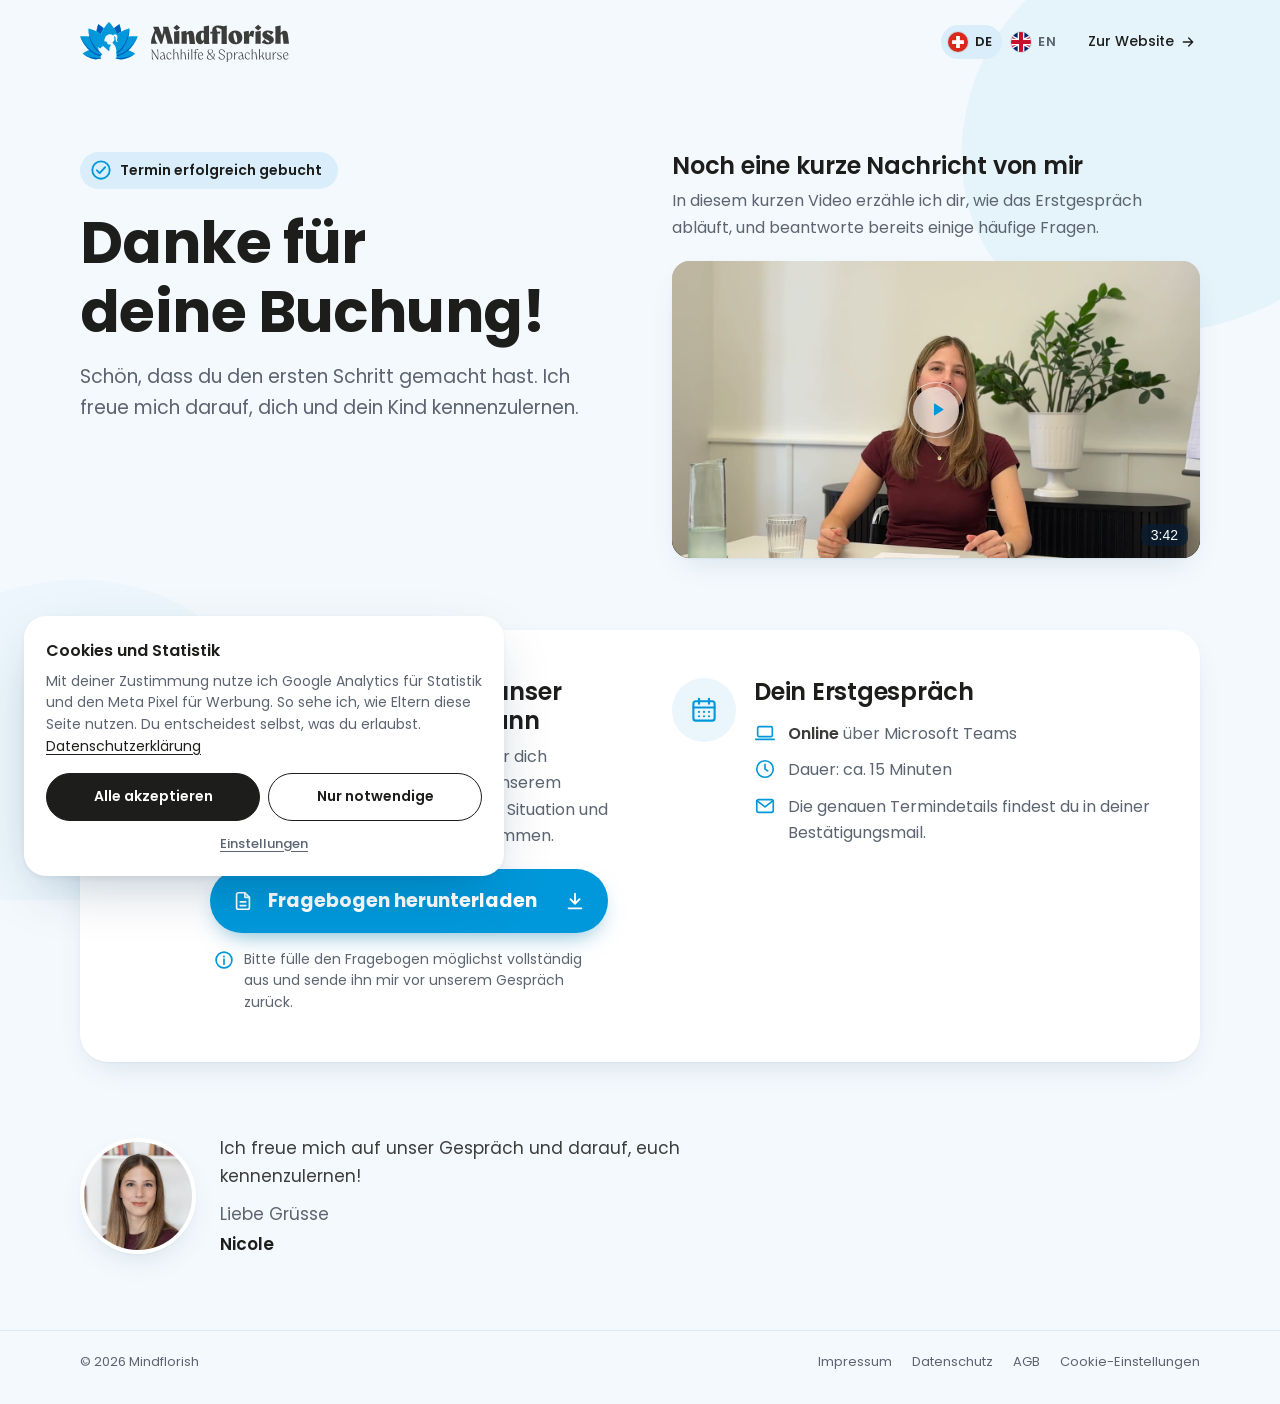
<file: index.html>
<!doctype html>
<html lang="de-CH">
<head>
<meta charset="utf-8">
<meta name="viewport" content="width=device-width, initial-scale=1">
<meta name="robots" content="noindex, nofollow">
<title>Danke für deine Buchung | Mindflorish</title>
<meta name="description" content="Dein Erstgespräch bei Mindflorish ist gebucht.">
<meta property="og:type" content="website">
<meta property="og:site_name" content="Mindflorish">
<meta property="og:locale" content="de_CH">
<meta property="og:url" content="https://booking.mindflorish.ch/">
<meta property="og:title" content="Danke für deine Buchung | Mindflorish">
<meta property="og:description" content="Dein Erstgespräch bei Mindflorish ist gebucht. Hier findest du Nicoles Video und den Fragebogen zur Vorbereitung.">
<meta property="og:image" content="https://booking.mindflorish.ch/assets/og-image.jpg">
<meta property="og:image:width" content="1200">
<meta property="og:image:height" content="630">
<meta property="og:image:alt" content="Nicole von Mindflorish mit dem Text «Danke für deine Buchung!»">
<meta name="twitter:card" content="summary_large_image">
<link rel="canonical" href="https://booking.mindflorish.ch/">
<link rel="alternate" hreflang="de-CH" href="https://booking.mindflorish.ch/">
<link rel="alternate" hreflang="en" href="https://booking.mindflorish.ch/en/">
<link rel="icon" href="/assets/mindflorish-logo.svg">
<link rel="preload" href="/assets/fonts/poppins-400-latin.woff2" as="font" type="font/woff2" crossorigin>
<link rel="preload" href="/assets/fonts/poppins-700-latin.woff2" as="font" type="font/woff2" crossorigin>
<link rel="stylesheet" href="/assets/site.css?v=7">
</head>
<body>

<div class="bg-shapes" aria-hidden="true">
  <svg class="blob-a" viewBox="0 0 400 400"><path fill="#d9eefa" d="M318 63c43 38 62 106 44 163-19 57-75 103-138 117-62 14-131-4-165-48-35-44-35-114-5-167 30-52 90-87 150-94 42-5 78 3 114 29Z"/></svg>
  <svg class="blob-b" viewBox="0 0 400 400"><path fill="#e3f1fb" d="M300 80c50 40 70 110 40 170s-110 100-180 90S40 280 40 210 80 70 150 50c55-16 110-5 150 30Z"/></svg>
</div>

<header class="site-header">
  <div class="wrap">
    <a class="logo" href="https://mindflorish.ch" aria-label="Mindflorish Startseite">
      <img src="/assets/mindflorish-logo.svg" alt="Mindflorish" width="209" height="40">
    </a>
    <div class="header-right">
      <nav class="lang" aria-label="Sprache">
        <a href="/" hreflang="de" lang="de" aria-current="page"><span class="flag" aria-hidden="true"><svg viewBox="0 0 32 32"><rect width="32" height="32" fill="#da291c"/><path fill="#fff" d="M13 6.5h6v6.5h6.5v6H19v6.5h-6V19H6.5v-6H13z"/></svg></span>DE</a>
        <a href="/en/" hreflang="en" lang="en"><span class="flag" aria-hidden="true"><svg viewBox="15 0 30 30"><path d="M0 0h60v30H0z" fill="#012169"/><path d="M0 0l60 30M60 0L0 30" stroke="#fff" stroke-width="6"/><path d="M0 0l30 15M60 0L30 15M30 15l30 15M30 15L0 30" stroke="#c8102e" stroke-width="2"/><path d="M30 0v30M0 15h60" stroke="#fff" stroke-width="10"/><path d="M30 0v30M0 15h60" stroke="#c8102e" stroke-width="6"/></svg></span>EN</a>
      </nav>
      <a class="back-link" href="https://mindflorish.ch">
        <span>Zur Website</span>
        <svg viewBox="0 0 24 24" fill="none" stroke="currentColor" stroke-width="2" stroke-linecap="round" stroke-linejoin="round" aria-hidden="true"><path d="M5 12h14M13 6l6 6-6 6"/></svg>
      </a>
    </div>
  </div>
</header>

<main>
  <div class="wrap grid">
  <section class="hero">
      <span class="badge reveal d1">
        <svg viewBox="0 0 24 24" fill="none" stroke="currentColor" stroke-width="2" stroke-linecap="round" stroke-linejoin="round" aria-hidden="true">
          <circle cx="12" cy="12" r="9.5"/><path class="check" d="M7.5 12.3l3 3 6-6.3"/>
        </svg>
        Termin erfolgreich gebucht
      </span>
      <h1 class="reveal d2">Danke für deine Buchung!</h1>
      <p class="lead reveal d3">Schön, dass du den ersten Schritt gemacht hast. Ich freue mich darauf, dich und dein Kind kennenzulernen.</p>
  </section>

    <section class="card video-card reveal d4" aria-labelledby="t-video">
      <h2 id="t-video">Noch eine kurze Nachricht von mir</h2>
      <p>In diesem kurzen Video erzähle ich dir, wie das Erstgespräch abläuft, und beantworte bereits einige häufige Fragen.</p>
      <div class="video" id="video">
        <video preload="none" playsinline controls poster="/assets/video-poster.jpg" aria-label="Video: Nachricht von Nicole zum Erstgespräch">
          <source src="/assets/dankesvideo-de.mp4?v=2" type="video/mp4">
        </video>
        <button class="poster" type="button" aria-label="Video abspielen, Dauer 3 Minuten 42 Sekunden">
          <img src="/assets/video-poster.jpg" alt="" width="1280" height="720">
          <span class="play" aria-hidden="true">
            <svg viewBox="0 0 24 24" fill="currentColor"><path d="M7 4.8v14.4a1 1 0 0 0 1.5.86l11.5-7.2a1 1 0 0 0 0-1.72L8.5 3.94A1 1 0 0 0 7 4.8Z"/></svg>
          </span>
          <span class="duration" aria-hidden="true">3:42</span>
        </button>
      </div>
    </section>

    <div class="panel reveal d5">
    <section class="card form-card" aria-labelledby="t-form">
      <div class="body">
        <div class="card-head">
          <span class="icon-circle" aria-hidden="true">
            <svg viewBox="0 0 24 24" fill="none" stroke="currentColor" stroke-width="1.7" stroke-linecap="round" stroke-linejoin="round"><path d="M14 3H7a2 2 0 0 0-2 2v14a2 2 0 0 0 2 2h10a2 2 0 0 0 2-2V8Z"/><path d="M14 3v5h5M9 13h6M9 17h6M9 9h2"/></svg>
          </span>
          <div>
            <h2 id="t-form">Damit ich mich gut auf unser Gespräch vorbereiten kann</h2>
            <p>Ich habe einen kurzen Fragebogen für dich vorbereitet. So kann ich bereits vor unserem Gespräch ein besseres Bild von eurer Situation und den Bedürfnissen deines Kindes bekommen.</p>
          </div>
        </div>
        <svg class="arrow" viewBox="0 0 60 110" fill="none" stroke="currentColor" stroke-width="2.4" stroke-linecap="round" stroke-linejoin="round" aria-hidden="true">
          <path d="M12 4C4 38 10 74 48 98"/><path d="M34 99l14-1-4-13"/>
        </svg>
        <a class="btn" href="/assets/Mindflorish_Fragebogen_Erstgespraech.pdf" download>
          <svg viewBox="0 0 24 24" fill="none" stroke="currentColor" stroke-width="1.8" stroke-linecap="round" stroke-linejoin="round" aria-hidden="true"><path d="M14 3H7a2 2 0 0 0-2 2v14a2 2 0 0 0 2 2h10a2 2 0 0 0 2-2V8Z"/><path d="M14 3v5h5M9 13h6M9 17h6"/></svg>
          <span>Fragebogen herunterladen</span>
          <svg class="dl" viewBox="0 0 24 24" fill="none" stroke="currentColor" stroke-width="2" stroke-linecap="round" stroke-linejoin="round" aria-hidden="true"><path d="M12 4v11M7 10l5 5 5-5M5 20h14"/></svg>
        </a>
        <p class="note">
          <svg viewBox="0 0 24 24" fill="none" stroke="currentColor" stroke-width="2" stroke-linecap="round" aria-hidden="true"><circle cx="12" cy="12" r="9.5"/><path d="M12 11v6M12 7.5v.5"/></svg>
          <span>Bitte fülle den Fragebogen möglichst vollständig aus und sende ihn mir vor unserem Gespräch zurück.</span>
        </p>
      </div>
    </section>

    <section class="card" aria-labelledby="t-meet">
      <div class="card-head">
        <span class="icon-circle" aria-hidden="true">
          <svg viewBox="0 0 24 24" fill="none" stroke="currentColor" stroke-width="1.7" stroke-linecap="round" stroke-linejoin="round"><rect x="3.5" y="5" width="17" height="15.5" rx="2"/><path d="M3.5 10h17M8 3v4M16 3v4M8 13.5h.01M12 13.5h.01M16 13.5h.01M8 17h.01M12 17h.01M16 17h.01"/></svg>
        </span>
        <div>
          <h2 id="t-meet">Dein Erstgespräch</h2>
          <ul class="facts">
            <li>
              <svg viewBox="0 0 24 24" fill="none" stroke="currentColor" stroke-width="1.8" stroke-linecap="round" stroke-linejoin="round" aria-hidden="true"><rect x="4" y="5" width="16" height="11" rx="1.5"/><path d="M2 19h20"/></svg>
              <span><strong>Online</strong> über Microsoft Teams</span>
            </li>
            <li>
              <svg viewBox="0 0 24 24" fill="none" stroke="currentColor" stroke-width="1.8" stroke-linecap="round" stroke-linejoin="round" aria-hidden="true"><circle cx="12" cy="12" r="9"/><path d="M12 7v5l3 2"/></svg>
              <span>Dauer: ca. 15 Minuten</span>
            </li>
            <li>
              <svg viewBox="0 0 24 24" fill="none" stroke="currentColor" stroke-width="1.8" stroke-linecap="round" stroke-linejoin="round" aria-hidden="true"><rect x="3" y="5" width="18" height="14" rx="2"/><path d="M3.5 6.5l8.5 6.5 8.5-6.5"/></svg>
              <span>Die genauen Termindetails findest du in deiner Bestätigungsmail.</span>
            </li>
          </ul>
        </div>
      </div>
    </section>
    </div>
  </div>

  <section class="signoff" aria-label="Gruss von Nicole">
    <div class="wrap">
      <div class="inner">
        <img class="portrait" src="/assets/nicole-portrait.jpg" alt="Nicole Eichenberger" width="320" height="320" loading="lazy">
        <div>
          <p>Ich freue mich auf unser Gespräch und darauf, euch kennenzulernen!</p>
          <p class="greet">Liebe Grüsse</p>
          <p class="signature">Nicole</p>
        </div>
      </div>
    </div>
  </section>
</main>

<footer class="site-footer">
  <div class="wrap">
    <span>© 2026 Mindflorish</span>
    <nav class="legal" aria-label="Rechtliches">
      <a href="https://mindflorish.ch/impressum/" target="_blank" rel="noopener">Impressum</a>
      <a href="https://mindflorish.ch/datenschutzerklaerung/" target="_blank" rel="noopener">Datenschutz</a>
      <a href="https://mindflorish.ch/agb/" target="_blank" rel="noopener">AGB</a>
      <button type="button" class="cc-reopen" data-cc-open>Cookie-Einstellungen</button>
    </nav>
  </div>
</footer>

<script src="/assets/site.js?v=7"></script>
</body>
</html>
</file>
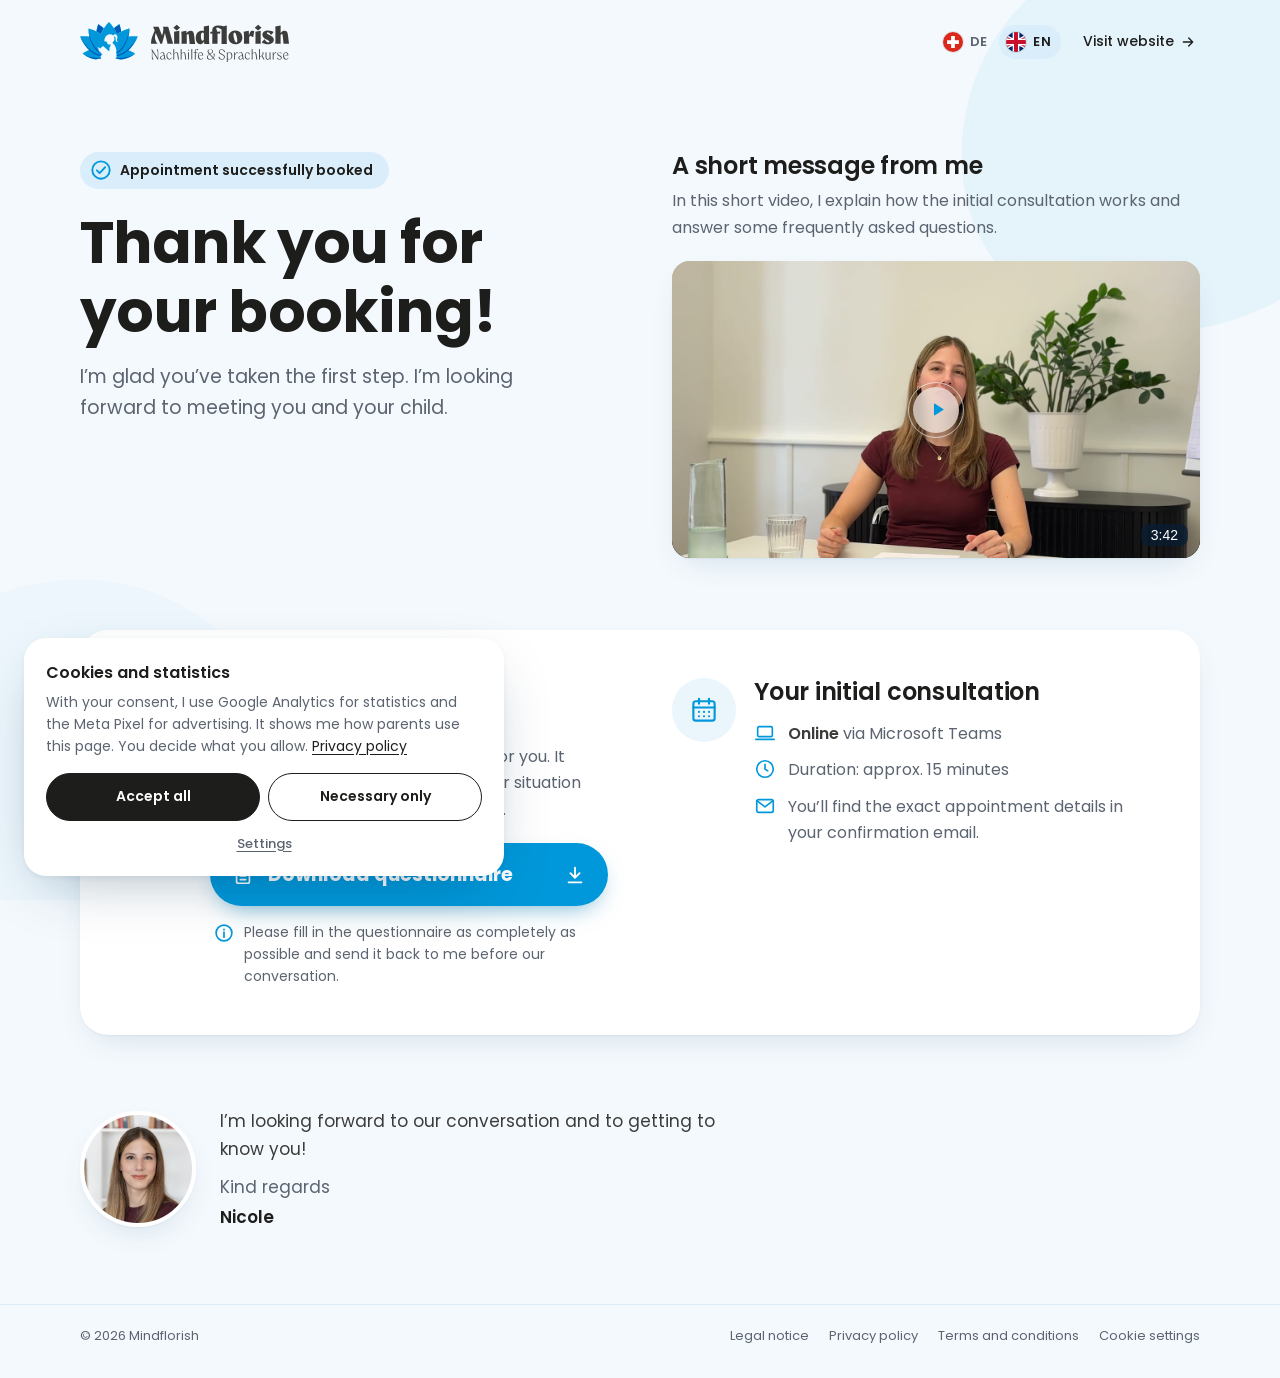
<file: en/index.html>
<!doctype html>
<html lang="en">
<head>
<meta charset="utf-8">
<meta name="viewport" content="width=device-width, initial-scale=1">
<meta name="robots" content="noindex, nofollow">
<title>Thank you for your booking | Mindflorish</title>
<meta name="description" content="Your initial consultation with Mindflorish is booked.">
<meta property="og:type" content="website">
<meta property="og:site_name" content="Mindflorish">
<meta property="og:locale" content="en_GB">
<meta property="og:url" content="https://booking.mindflorish.ch/en/">
<meta property="og:title" content="Thank you for your booking | Mindflorish">
<meta property="og:description" content="Your initial consultation with Mindflorish is booked. Here you will find Nicole's video and the questionnaire to prepare.">
<meta property="og:image" content="https://booking.mindflorish.ch/assets/og-image-en.jpg">
<meta property="og:image:width" content="1200">
<meta property="og:image:height" content="630">
<meta property="og:image:alt" content="Nicole from Mindflorish with the text “Thank you for your booking!”">
<meta name="twitter:card" content="summary_large_image">
<link rel="canonical" href="https://booking.mindflorish.ch/en/">
<link rel="alternate" hreflang="de-CH" href="https://booking.mindflorish.ch/">
<link rel="alternate" hreflang="en" href="https://booking.mindflorish.ch/en/">
<link rel="icon" href="/assets/mindflorish-logo.svg">
<link rel="preload" href="/assets/fonts/poppins-400-latin.woff2" as="font" type="font/woff2" crossorigin>
<link rel="preload" href="/assets/fonts/poppins-700-latin.woff2" as="font" type="font/woff2" crossorigin>
<link rel="stylesheet" href="/assets/site.css?v=7">
</head>
<body>

<div class="bg-shapes" aria-hidden="true">
  <svg class="blob-a" viewBox="0 0 400 400"><path fill="#d9eefa" d="M318 63c43 38 62 106 44 163-19 57-75 103-138 117-62 14-131-4-165-48-35-44-35-114-5-167 30-52 90-87 150-94 42-5 78 3 114 29Z"/></svg>
  <svg class="blob-b" viewBox="0 0 400 400"><path fill="#e3f1fb" d="M300 80c50 40 70 110 40 170s-110 100-180 90S40 280 40 210 80 70 150 50c55-16 110-5 150 30Z"/></svg>
</div>

<header class="site-header">
  <div class="wrap">
    <a class="logo" href="https://mindflorish.ch" aria-label="Mindflorish home page">
      <img src="/assets/mindflorish-logo.svg" alt="Mindflorish" width="209" height="40">
    </a>
    <div class="header-right">
      <nav class="lang" aria-label="Language">
        <a href="/" hreflang="de" lang="de"><span class="flag" aria-hidden="true"><svg viewBox="0 0 32 32"><rect width="32" height="32" fill="#da291c"/><path fill="#fff" d="M13 6.5h6v6.5h6.5v6H19v6.5h-6V19H6.5v-6H13z"/></svg></span>DE</a>
        <a href="/en/" hreflang="en" lang="en" aria-current="page"><span class="flag" aria-hidden="true"><svg viewBox="15 0 30 30"><path d="M0 0h60v30H0z" fill="#012169"/><path d="M0 0l60 30M60 0L0 30" stroke="#fff" stroke-width="6"/><path d="M0 0l30 15M60 0L30 15M30 15l30 15M30 15L0 30" stroke="#c8102e" stroke-width="2"/><path d="M30 0v30M0 15h60" stroke="#fff" stroke-width="10"/><path d="M30 0v30M0 15h60" stroke="#c8102e" stroke-width="6"/></svg></span>EN</a>
      </nav>
      <a class="back-link" href="https://mindflorish.ch">
        <span>Visit website</span>
        <svg viewBox="0 0 24 24" fill="none" stroke="currentColor" stroke-width="2" stroke-linecap="round" stroke-linejoin="round" aria-hidden="true"><path d="M5 12h14M13 6l6 6-6 6"/></svg>
      </a>
    </div>
  </div>
</header>

<main>
  <div class="wrap grid">
  <section class="hero">
      <span class="badge reveal d1">
        <svg viewBox="0 0 24 24" fill="none" stroke="currentColor" stroke-width="2" stroke-linecap="round" stroke-linejoin="round" aria-hidden="true">
          <circle cx="12" cy="12" r="9.5"/><path class="check" d="M7.5 12.3l3 3 6-6.3"/>
        </svg>
        Appointment successfully booked
      </span>
      <h1 class="reveal d2">Thank you for your booking!</h1>
      <p class="lead reveal d3">I’m glad you’ve taken the first step. I’m looking forward to meeting you and your child.</p>
  </section>

    <section class="card video-card reveal d4" aria-labelledby="t-video">
      <h2 id="t-video">A short message from me</h2>
      <p>In this short video, I explain how the initial consultation works and answer some frequently asked questions.</p>
      <div class="video" id="video">
        <video preload="none" playsinline controls poster="/assets/video-poster.jpg" aria-label="Video: message from Nicole about the initial consultation">
          <source src="/assets/dankesvideo-en.mp4?v=2" type="video/mp4">
        </video>
        <button class="poster" type="button" aria-label="Play video, duration 3 minutes 42 seconds">
          <img src="/assets/video-poster.jpg" alt="" width="1280" height="720">
          <span class="play" aria-hidden="true">
            <svg viewBox="0 0 24 24" fill="currentColor"><path d="M7 4.8v14.4a1 1 0 0 0 1.5.86l11.5-7.2a1 1 0 0 0 0-1.72L8.5 3.94A1 1 0 0 0 7 4.8Z"/></svg>
          </span>
          <span class="duration" aria-hidden="true">3:42</span>
        </button>
      </div>
    </section>

    <div class="panel reveal d5">
    <section class="card form-card" aria-labelledby="t-form">
      <div class="body">
        <div class="card-head">
          <span class="icon-circle" aria-hidden="true">
            <svg viewBox="0 0 24 24" fill="none" stroke="currentColor" stroke-width="1.7" stroke-linecap="round" stroke-linejoin="round"><path d="M14 3H7a2 2 0 0 0-2 2v14a2 2 0 0 0 2 2h10a2 2 0 0 0 2-2V8Z"/><path d="M14 3v5h5M9 13h6M9 17h6M9 9h2"/></svg>
          </span>
          <div>
            <h2 id="t-form">So I can prepare well for our conversation</h2>
            <p>I’ve prepared a short questionnaire for you. It helps me get a clearer picture of your situation and your child’s needs before we talk.</p>
          </div>
        </div>
        <svg class="arrow" viewBox="0 0 60 110" fill="none" stroke="currentColor" stroke-width="2.4" stroke-linecap="round" stroke-linejoin="round" aria-hidden="true">
          <path d="M12 4C4 38 10 74 48 98"/><path d="M34 99l14-1-4-13"/>
        </svg>
        <a class="btn" href="/assets/Mindflorish_Questionnaire_Initial_Consultation.pdf" download>
          <svg viewBox="0 0 24 24" fill="none" stroke="currentColor" stroke-width="1.8" stroke-linecap="round" stroke-linejoin="round" aria-hidden="true"><path d="M14 3H7a2 2 0 0 0-2 2v14a2 2 0 0 0 2 2h10a2 2 0 0 0 2-2V8Z"/><path d="M14 3v5h5M9 13h6M9 17h6"/></svg>
          <span>Download questionnaire</span>
          <svg class="dl" viewBox="0 0 24 24" fill="none" stroke="currentColor" stroke-width="2" stroke-linecap="round" stroke-linejoin="round" aria-hidden="true"><path d="M12 4v11M7 10l5 5 5-5M5 20h14"/></svg>
        </a>
        <p class="note">
          <svg viewBox="0 0 24 24" fill="none" stroke="currentColor" stroke-width="2" stroke-linecap="round" aria-hidden="true"><circle cx="12" cy="12" r="9.5"/><path d="M12 11v6M12 7.5v.5"/></svg>
          <span>Please fill in the questionnaire as completely as possible and send it back to me before our conversation.</span>
        </p>
      </div>
    </section>

    <section class="card" aria-labelledby="t-meet">
      <div class="card-head">
        <span class="icon-circle" aria-hidden="true">
          <svg viewBox="0 0 24 24" fill="none" stroke="currentColor" stroke-width="1.7" stroke-linecap="round" stroke-linejoin="round"><rect x="3.5" y="5" width="17" height="15.5" rx="2"/><path d="M3.5 10h17M8 3v4M16 3v4M8 13.5h.01M12 13.5h.01M16 13.5h.01M8 17h.01M12 17h.01M16 17h.01"/></svg>
        </span>
        <div>
          <h2 id="t-meet">Your initial consultation</h2>
          <ul class="facts">
            <li>
              <svg viewBox="0 0 24 24" fill="none" stroke="currentColor" stroke-width="1.8" stroke-linecap="round" stroke-linejoin="round" aria-hidden="true"><rect x="4" y="5" width="16" height="11" rx="1.5"/><path d="M2 19h20"/></svg>
              <span><strong>Online</strong> via Microsoft Teams</span>
            </li>
            <li>
              <svg viewBox="0 0 24 24" fill="none" stroke="currentColor" stroke-width="1.8" stroke-linecap="round" stroke-linejoin="round" aria-hidden="true"><circle cx="12" cy="12" r="9"/><path d="M12 7v5l3 2"/></svg>
              <span>Duration: approx. 15 minutes</span>
            </li>
            <li>
              <svg viewBox="0 0 24 24" fill="none" stroke="currentColor" stroke-width="1.8" stroke-linecap="round" stroke-linejoin="round" aria-hidden="true"><rect x="3" y="5" width="18" height="14" rx="2"/><path d="M3.5 6.5l8.5 6.5 8.5-6.5"/></svg>
              <span>You’ll find the exact appointment details in your confirmation email.</span>
            </li>
          </ul>
        </div>
      </div>
    </section>
    </div>
  </div>

  <section class="signoff" aria-label="Greeting from Nicole">
    <div class="wrap">
      <div class="inner">
        <img class="portrait" src="/assets/nicole-portrait.jpg" alt="Nicole Eichenberger" width="320" height="320" loading="lazy">
        <div>
          <p>I’m looking forward to our conversation and to getting to know you!</p>
          <p class="greet">Kind regards</p>
          <p class="signature">Nicole</p>
        </div>
      </div>
    </div>
  </section>
</main>

<footer class="site-footer">
  <div class="wrap">
    <span>© 2026 Mindflorish</span>
    <nav class="legal" aria-label="Legal">
      <a href="https://mindflorish.ch/impressum/" target="_blank" rel="noopener">Legal notice</a>
      <a href="https://mindflorish.ch/datenschutzerklaerung/" target="_blank" rel="noopener">Privacy policy</a>
      <a href="https://mindflorish.ch/agb/" target="_blank" rel="noopener">Terms and conditions</a>
      <button type="button" class="cc-reopen" data-cc-open>Cookie settings</button>
    </nav>
  </div>
</footer>

<script src="/assets/site.js?v=7"></script>
</body>
</html>
</file>
<file: assets/site.css>
/* Poppins (SIL Open Font License), selbst gehostet statt Google Fonts */
@font-face {
  font-family: 'Poppins'; font-style: normal; font-weight: 400; font-display: swap;
  src: url('/assets/fonts/poppins-400-latin-ext.woff2') format('woff2');
  unicode-range: U+0100-02BA, U+02BD-02C5, U+02C7-02CC, U+02CE-02D7, U+02DD-02FF, U+0304, U+0308, U+0329, U+1D00-1DBF, U+1E00-1E9F, U+1EF2-1EFF, U+2020, U+20A0-20AB, U+20AD-20C0, U+2113, U+2C60-2C7F, U+A720-A7FF;
}
@font-face {
  font-family: 'Poppins'; font-style: normal; font-weight: 400; font-display: swap;
  src: url('/assets/fonts/poppins-400-latin.woff2') format('woff2');
  unicode-range: U+0000-00FF, U+0131, U+0152-0153, U+02BB-02BC, U+02C6, U+02DA, U+02DC, U+0304, U+0308, U+0329, U+2000-206F, U+20AC, U+2122, U+2191, U+2193, U+2212, U+2215, U+FEFF, U+FFFD;
}
@font-face {
  font-family: 'Poppins'; font-style: normal; font-weight: 500; font-display: swap;
  src: url('/assets/fonts/poppins-500-latin-ext.woff2') format('woff2');
  unicode-range: U+0100-02BA, U+02BD-02C5, U+02C7-02CC, U+02CE-02D7, U+02DD-02FF, U+0304, U+0308, U+0329, U+1D00-1DBF, U+1E00-1E9F, U+1EF2-1EFF, U+2020, U+20A0-20AB, U+20AD-20C0, U+2113, U+2C60-2C7F, U+A720-A7FF;
}
@font-face {
  font-family: 'Poppins'; font-style: normal; font-weight: 500; font-display: swap;
  src: url('/assets/fonts/poppins-500-latin.woff2') format('woff2');
  unicode-range: U+0000-00FF, U+0131, U+0152-0153, U+02BB-02BC, U+02C6, U+02DA, U+02DC, U+0304, U+0308, U+0329, U+2000-206F, U+20AC, U+2122, U+2191, U+2193, U+2212, U+2215, U+FEFF, U+FFFD;
}
@font-face {
  font-family: 'Poppins'; font-style: normal; font-weight: 600; font-display: swap;
  src: url('/assets/fonts/poppins-600-latin-ext.woff2') format('woff2');
  unicode-range: U+0100-02BA, U+02BD-02C5, U+02C7-02CC, U+02CE-02D7, U+02DD-02FF, U+0304, U+0308, U+0329, U+1D00-1DBF, U+1E00-1E9F, U+1EF2-1EFF, U+2020, U+20A0-20AB, U+20AD-20C0, U+2113, U+2C60-2C7F, U+A720-A7FF;
}
@font-face {
  font-family: 'Poppins'; font-style: normal; font-weight: 600; font-display: swap;
  src: url('/assets/fonts/poppins-600-latin.woff2') format('woff2');
  unicode-range: U+0000-00FF, U+0131, U+0152-0153, U+02BB-02BC, U+02C6, U+02DA, U+02DC, U+0304, U+0308, U+0329, U+2000-206F, U+20AC, U+2122, U+2191, U+2193, U+2212, U+2215, U+FEFF, U+FFFD;
}
@font-face {
  font-family: 'Poppins'; font-style: normal; font-weight: 700; font-display: swap;
  src: url('/assets/fonts/poppins-700-latin-ext.woff2') format('woff2');
  unicode-range: U+0100-02BA, U+02BD-02C5, U+02C7-02CC, U+02CE-02D7, U+02DD-02FF, U+0304, U+0308, U+0329, U+1D00-1DBF, U+1E00-1E9F, U+1EF2-1EFF, U+2020, U+20A0-20AB, U+20AD-20C0, U+2113, U+2C60-2C7F, U+A720-A7FF;
}
@font-face {
  font-family: 'Poppins'; font-style: normal; font-weight: 700; font-display: swap;
  src: url('/assets/fonts/poppins-700-latin.woff2') format('woff2');
  unicode-range: U+0000-00FF, U+0131, U+0152-0153, U+02BB-02BC, U+02C6, U+02DA, U+02DC, U+0304, U+0308, U+0329, U+2000-206F, U+20AC, U+2122, U+2191, U+2193, U+2212, U+2215, U+FEFF, U+FFFD;
}

:root {
  --ink: #1d1d1b;
  --blue: #0098da;
  --blue-deep: #0084be;
  --blue-soft: #d9eefa;
  --blue-tint: #eaf5fc;
  --bg: #f4f9fd;
  --line: #dcebf6;
  --text: #3c3c3b;
  --muted: #5b6470;
  --shadow: 0 1px 2px rgba(0, 76, 110, .05), 0 12px 32px -12px rgba(0, 76, 110, .16);
  --ease: cubic-bezier(.22, 1, .36, 1);
}

*, *::before, *::after { box-sizing: border-box; }
html { -webkit-text-size-adjust: 100%; overflow-x: hidden; }
body {
  margin: 0;
  font-family: "Poppins", system-ui, sans-serif;
  font-size: 16px;
  line-height: 1.65;
  color: var(--text);
  background: var(--bg);
  overflow-x: hidden;
}
img, svg, video { display: block; max-width: 100%; }
a { color: inherit; }
h1, h2 { color: var(--ink); margin: 0; line-height: 1.2; letter-spacing: -.01em; text-wrap: balance; }
p { margin: 0; }

/* Hintergrundformen */
.bg-shapes { position: fixed; inset: 0; z-index: -1; pointer-events: none; overflow: hidden; }
.bg-shapes .blob-a { position: absolute; top: -120px; right: -160px; width: 520px; opacity: .55; }
.bg-shapes .blob-b { position: absolute; bottom: -180px; left: -200px; width: 560px; opacity: .45; }

.wrap { width: min(1120px, 100% - 32px); margin-inline: auto; }

/* Header */
.site-header { padding: 22px 0 clamp(40px, 7vw, 96px); }
.site-header .wrap { display: flex; align-items: center; justify-content: space-between; gap: 16px; }
.logo img { height: 40px; width: auto; }
.back-link {
  font-size: 14px; font-weight: 500; color: var(--ink); text-decoration: none;
  display: inline-flex; align-items: center; gap: 6px; padding: 8px 4px;
}
.back-link:hover { text-decoration: underline; text-underline-offset: 3px; }
.back-link svg { width: 16px; height: 16px; }

/* Hero */
.hero { position: relative; padding: 28px 0 8px; }
.badge {
  display: inline-flex; align-items: center; gap: 8px;
  padding: 7px 16px 7px 10px; border-radius: 999px;
  background: var(--blue-soft); color: var(--ink);
  font-size: 14px; font-weight: 600;
}
.badge svg { width: 22px; height: 22px; color: var(--blue); }
.badge .check { stroke-dasharray: 20; stroke-dashoffset: 20; animation: draw .7s .5s var(--ease) forwards; }
.hero h1 { margin-top: 18px; font-size: clamp(32px, 5.4vw, 58px); font-weight: 700; max-width: 16ch; }
.hero .lead { margin-top: 14px; font-size: clamp(16px, 1.6vw, 19px); max-width: 44ch; color: var(--muted); }

/* Karten-Raster */
.grid { display: grid; gap: 48px; }
/* Gemeinsame weisse Fläche für Fragebogen und Erstgespräch */
.panel {
  grid-column: 1 / -1; display: grid; gap: 40px;
  background: #fff; border-radius: 28px; padding: 28px 20px;
  box-shadow: var(--shadow);
}
.card h2 { font-size: clamp(20px, 2vw, 24px); font-weight: 600; }
.card p { margin-top: 8px; color: var(--muted); }

/* Video */
.video-card { display: flex; flex-direction: column; }
.video {
  position: relative; margin-top: 20px; border-radius: 18px; overflow: hidden;
  aspect-ratio: 16 / 9; background: #e8eef2; box-shadow: var(--shadow);
}
.video video, .video .poster { position: absolute; inset: 0; width: 100%; height: 100%; object-fit: cover; }
.video .poster {
  border: 0; padding: 0; cursor: pointer; background: none;
  transition: opacity .4s var(--ease);
}
.video .poster img { width: 100%; height: 100%; object-fit: cover; transition: transform .8s var(--ease); }
.video .poster:hover img { transform: scale(1.03); }
.video .play {
  position: absolute; left: 50%; top: 50%; translate: -50% -50%;
  width: 46px; height: 46px; border-radius: 50%;
  background: rgba(255, 255, 255, .62); backdrop-filter: blur(6px); -webkit-backdrop-filter: blur(6px);
  display: grid; place-items: center; color: var(--blue);
  box-shadow: 0 6px 18px rgba(0, 60, 90, .18);
  transition: transform .4s var(--ease);
}
.video .play::before {
  content: ""; position: absolute; inset: -5px; border-radius: 50%;
  border: 1.5px solid rgba(255, 255, 255, .6); animation: pulse 2.4s var(--ease) infinite;
}
.video .poster:hover .play { transform: scale(1.08); background: rgba(255, 255, 255, .85); }
.video .play svg { width: 17px; height: 17px; margin-left: 2px; }
.video .duration {
  position: absolute; right: 12px; bottom: 12px; padding: 3px 10px; border-radius: 8px;
  background: rgba(8, 30, 52, .72); color: #fff; font-size: 14px; font-weight: 500;
}
.video.is-playing .poster { opacity: 0; pointer-events: none; }

/* Icon-Kreis */
.icon-circle {
  flex: none; width: 64px; height: 64px; border-radius: 50%;
  background: var(--blue-tint); color: var(--blue); display: grid; place-items: center;
}
.icon-circle svg { width: 30px; height: 30px; }
.card-head { display: flex; gap: 18px; align-items: flex-start; }

/* Fragebogen */
.form-card .body { position: relative; }
.arrow { position: absolute; left: 14px; top: 78px; width: 58px; color: var(--blue); }
.btn {
  margin-top: 20px; display: flex; align-items: center; gap: 14px;
  padding: 16px 22px; border-radius: 999px; text-decoration: none;
  background: var(--blue); color: #fff; font-weight: 700; font-size: 19px;
  box-shadow: 0 10px 24px -10px rgba(0, 120, 175, .6);
  transition: background .3s var(--ease), transform .3s var(--ease), box-shadow .3s var(--ease);
}
.btn span { flex: 1; }
.btn svg { width: 22px; height: 22px; flex: none; }
.btn .dl { transition: transform .3s var(--ease); }
.btn:hover { background: var(--blue-deep); transform: translateY(-2px); box-shadow: 0 14px 28px -10px rgba(0, 120, 175, .7); }
.btn:hover .dl { transform: translateY(2px); }
.btn:focus-visible, .video .poster:focus-visible, .back-link:focus-visible {
  outline: 3px solid var(--ink); outline-offset: 3px;
}
.form-card .note {
  margin-top: 16px; display: flex; gap: 10px; align-items: flex-start;
  padding: 0 4px; font-size: 14px; line-height: 1.55; color: var(--muted);
}
.form-card .note svg { width: 20px; height: 20px; flex: none; margin-top: 1px; color: var(--blue); }

/* Erstgespräch */
.facts { list-style: none; margin: 14px 0 0; padding: 0; display: grid; gap: 10px; }
.facts li { display: flex; gap: 12px; align-items: flex-start; color: var(--muted); }
.facts svg { width: 22px; height: 22px; flex: none; color: var(--blue); margin-top: 1px; }
.facts strong { color: var(--text); font-weight: 600; }

/* Gruss */
.signoff { position: relative; padding: 72px 0 72px; overflow: hidden; }
.signoff .inner { display: flex; align-items: center; gap: 24px; }
.portrait {
  flex: none; width: 116px; height: 116px; border-radius: 50%; object-fit: cover;
  border: 4px solid #fff; box-shadow: var(--shadow);
}
.signoff p { font-size: 17px; color: var(--text); }
.signoff .greet { margin-top: 10px; color: var(--muted); }
.signoff .signature { font-weight: 600; color: var(--ink); margin-top: 2px; }

.site-footer { padding: 20px 0 32px; font-size: 13px; color: var(--muted); border-top: 1px solid var(--line); }
.site-footer .wrap { display: flex; flex-wrap: wrap; gap: 8px 20px; justify-content: space-between; }
.site-footer .legal { display: flex; flex-wrap: wrap; gap: 8px 20px; }
.site-footer a { text-decoration: none; }
.site-footer a:hover { text-decoration: underline; }

/* Einblenden */
.reveal { opacity: 0; transform: translateY(16px); animation: rise .9s var(--ease) forwards; }
.d1 { animation-delay: .05s; } .d2 { animation-delay: .15s; } .d3 { animation-delay: .25s; }
.d4 { animation-delay: .35s; } .d5 { animation-delay: .45s; } .d6 { animation-delay: .55s; }

@keyframes rise { to { opacity: 1; transform: none; } }
@keyframes draw { to { stroke-dashoffset: 0; } }
@keyframes pulse { 0% { transform: scale(.9); opacity: .9; } 100% { transform: scale(1.35); opacity: 0; } }

/* Mobile */
@media (max-width: 719px) {
  .site-header { padding-top: 16px; }
  .logo img { height: 34px; }
  .hero { padding: 16px 0 12px; }
  .video .play { width: 40px; height: 40px; }
  .icon-circle { width: 52px; height: 52px; }
  .icon-circle svg { width: 26px; height: 26px; }
  .card-head { flex-direction: column; gap: 14px; }
  .arrow { display: none; }
  /* Nur der Download-Pfeil bleibt, Schrift skaliert mit, damit rechts Luft bleibt */
  .btn { padding: 16px 22px; gap: 10px; font-size: clamp(15px, 4.3vw, 17px); white-space: nowrap; }
  .btn svg:first-child { display: none; }
  .btn .dl { width: 20px; height: 20px; }
  .signoff { padding: 32px 0 56px; }
  .signoff .inner { gap: 18px; }
  .portrait { width: 92px; height: 92px; }
  .signoff p { font-size: 16px; }
}

/* Desktop: Video links, Fragebogen und Termin rechts */
@media (min-width: 960px) {
  .grid { grid-template-columns: 1fr 1fr; gap: 72px 64px; align-items: start; }
  .panel { grid-template-columns: 1fr 1fr; gap: 64px; padding: 48px; }
  .hero { align-self: start; padding: 0 24px 0 0; }
  .form-card .btn, .form-card .note { margin-left: 82px; }
  .form-card .arrow { display: block; }
  .signoff .inner { max-width: 640px; }
}
@media (min-width: 720px) and (max-width: 959px) {
  .grid { grid-template-columns: 1fr 1fr; }
  .hero, .video-card { grid-column: 1 / -1; }
  .panel { grid-template-columns: 1fr 1fr; gap: 40px; padding: 36px; }
  .arrow { display: none; }
}

@media (prefers-reduced-motion: reduce) {
  *, *::before, *::after { animation-duration: .01ms !important; animation-delay: 0s !important; transition: none !important; }
  .video .play::before { display: none; }
}

/* Sprachwahl */
.header-right { display: flex; align-items: center; gap: 18px; }
.lang { display: flex; gap: 2px; }
.lang a {
  display: inline-flex; align-items: center; gap: 7px; padding: 6px 10px 6px 7px;
  border-radius: 999px; font-size: 13px; font-weight: 600; letter-spacing: .02em;
  color: var(--muted); text-decoration: none; transition: background .3s var(--ease), color .3s var(--ease);
}
.lang a:hover { color: var(--ink); background: rgba(255, 255, 255, .7); }
.lang a[aria-current="page"] { color: var(--ink); background: var(--blue-soft); }
.lang a:focus-visible { outline: 3px solid var(--ink); outline-offset: 2px; }
.flag { width: 20px; height: 20px; border-radius: 50%; overflow: hidden; flex: none; box-shadow: 0 0 0 1px rgba(0, 0, 0, .08); }
.flag svg { width: 100%; height: 100%; }
@media (max-width: 719px) {
  .back-link { display: none; }
  .lang a { padding: 6px 9px 6px 6px; }
}

/* Cookie-Banner */
.cc {
  position: fixed; z-index: 50; left: 16px; right: 16px; bottom: 16px;
  max-width: 480px; padding: 22px 22px 18px; border-radius: 22px;
  background: #fff; color: var(--text); box-shadow: 0 20px 60px -20px rgba(0, 50, 80, .35), 0 2px 6px rgba(0, 50, 80, .06);
  opacity: 0; transform: translateY(16px); transition: opacity .5s var(--ease), transform .5s var(--ease);
}
.cc.is-open { opacity: 1; transform: none; }
.cc-title { font-weight: 600; font-size: 16px; color: var(--ink); }
.cc-body { margin-top: 6px; font-size: 14px; line-height: 1.55; color: var(--muted); }
.cc-body a { color: var(--ink); text-underline-offset: 3px; }
.cc-settings { margin-top: 14px; display: grid; gap: 10px; }
.cc-settings[hidden] { display: none; }
.cc-row { display: flex; align-items: center; justify-content: space-between; gap: 16px; padding-top: 10px; border-top: 1px solid var(--line); }
.cc-row-text { display: grid; }
.cc-row-title { font-size: 14px; font-weight: 600; color: var(--ink); }
.cc-row-desc { font-size: 13px; line-height: 1.45; color: var(--muted); }
.cc-id { padding-top: 10px; border-top: 1px solid var(--line); font-size: 12px; color: var(--muted); word-break: break-all; }
.cc-always { flex: none; font-size: 12px; font-weight: 600; color: var(--blue-deep); }
.cc-switch { position: relative; flex: none; width: 44px; height: 26px; cursor: pointer; }
.cc-switch input { position: absolute; inset: 0; opacity: 0; margin: 0; cursor: pointer; }
.cc-switch span { position: absolute; inset: 0; border-radius: 999px; background: #c9d3db; transition: background .25s var(--ease); pointer-events: none; }
.cc-switch span::after {
  content: ""; position: absolute; top: 3px; left: 3px; width: 20px; height: 20px; border-radius: 50%;
  background: #fff; box-shadow: 0 1px 3px rgba(0, 0, 0, .2); transition: transform .25s var(--ease);
}
.cc-switch input:checked + span { background: var(--blue); }
.cc-switch input:checked + span::after { transform: translateX(18px); }
.cc-switch input:focus-visible + span { outline: 3px solid var(--ink); outline-offset: 2px; }
.cc-actions { margin-top: 16px; display: grid; grid-template-columns: 1fr 1fr; gap: 8px; }
.cc-btn {
  font: inherit; font-size: 14px; font-weight: 600; padding: 11px 14px; border-radius: 999px; cursor: pointer;
  transition: background .25s var(--ease), color .25s var(--ease), border-color .25s var(--ease);
}
.cc-primary { border: 1.5px solid var(--ink); background: var(--ink); color: #fff; }
.cc-primary:hover { background: #000; }
.cc-secondary { border: 1.5px solid var(--ink); background: #fff; color: var(--ink); }
.cc-secondary:hover { background: var(--bg); }
.cc-link {
  grid-column: 1 / -1; justify-self: center; font: inherit; font-size: 13px; font-weight: 500;
  color: var(--muted); background: none; border: 0; padding: 4px; cursor: pointer;
  text-decoration: underline; text-underline-offset: 3px;
}
.cc-link:hover { color: var(--ink); }
.cc-btn:focus-visible, .cc-link:focus-visible, .cc-body a:focus-visible { outline: 3px solid var(--blue); outline-offset: 2px; }
.cc-reopen { font: inherit; color: inherit; background: none; border: 0; padding: 0; cursor: pointer; }
.cc-reopen:hover { text-decoration: underline; }
@media (min-width: 720px) { .cc { left: 24px; right: auto; bottom: 24px; } }
</file>
